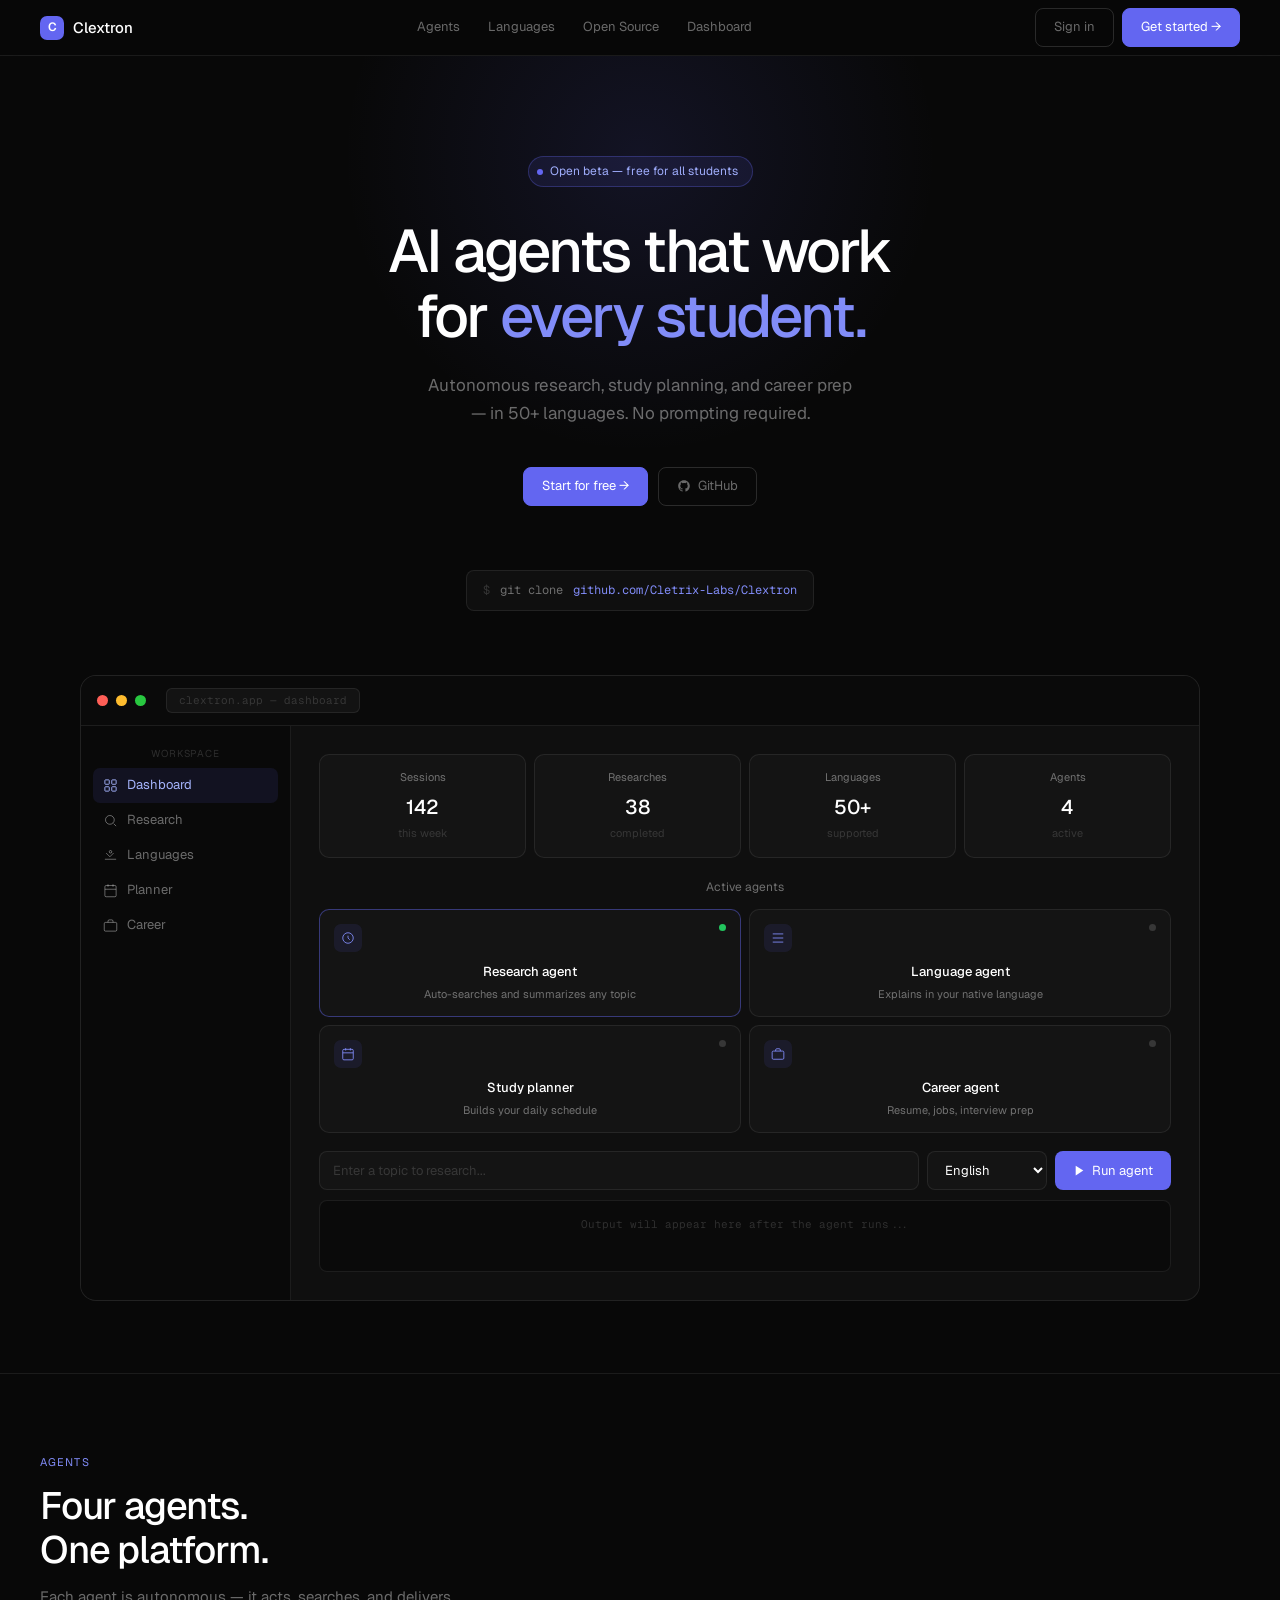
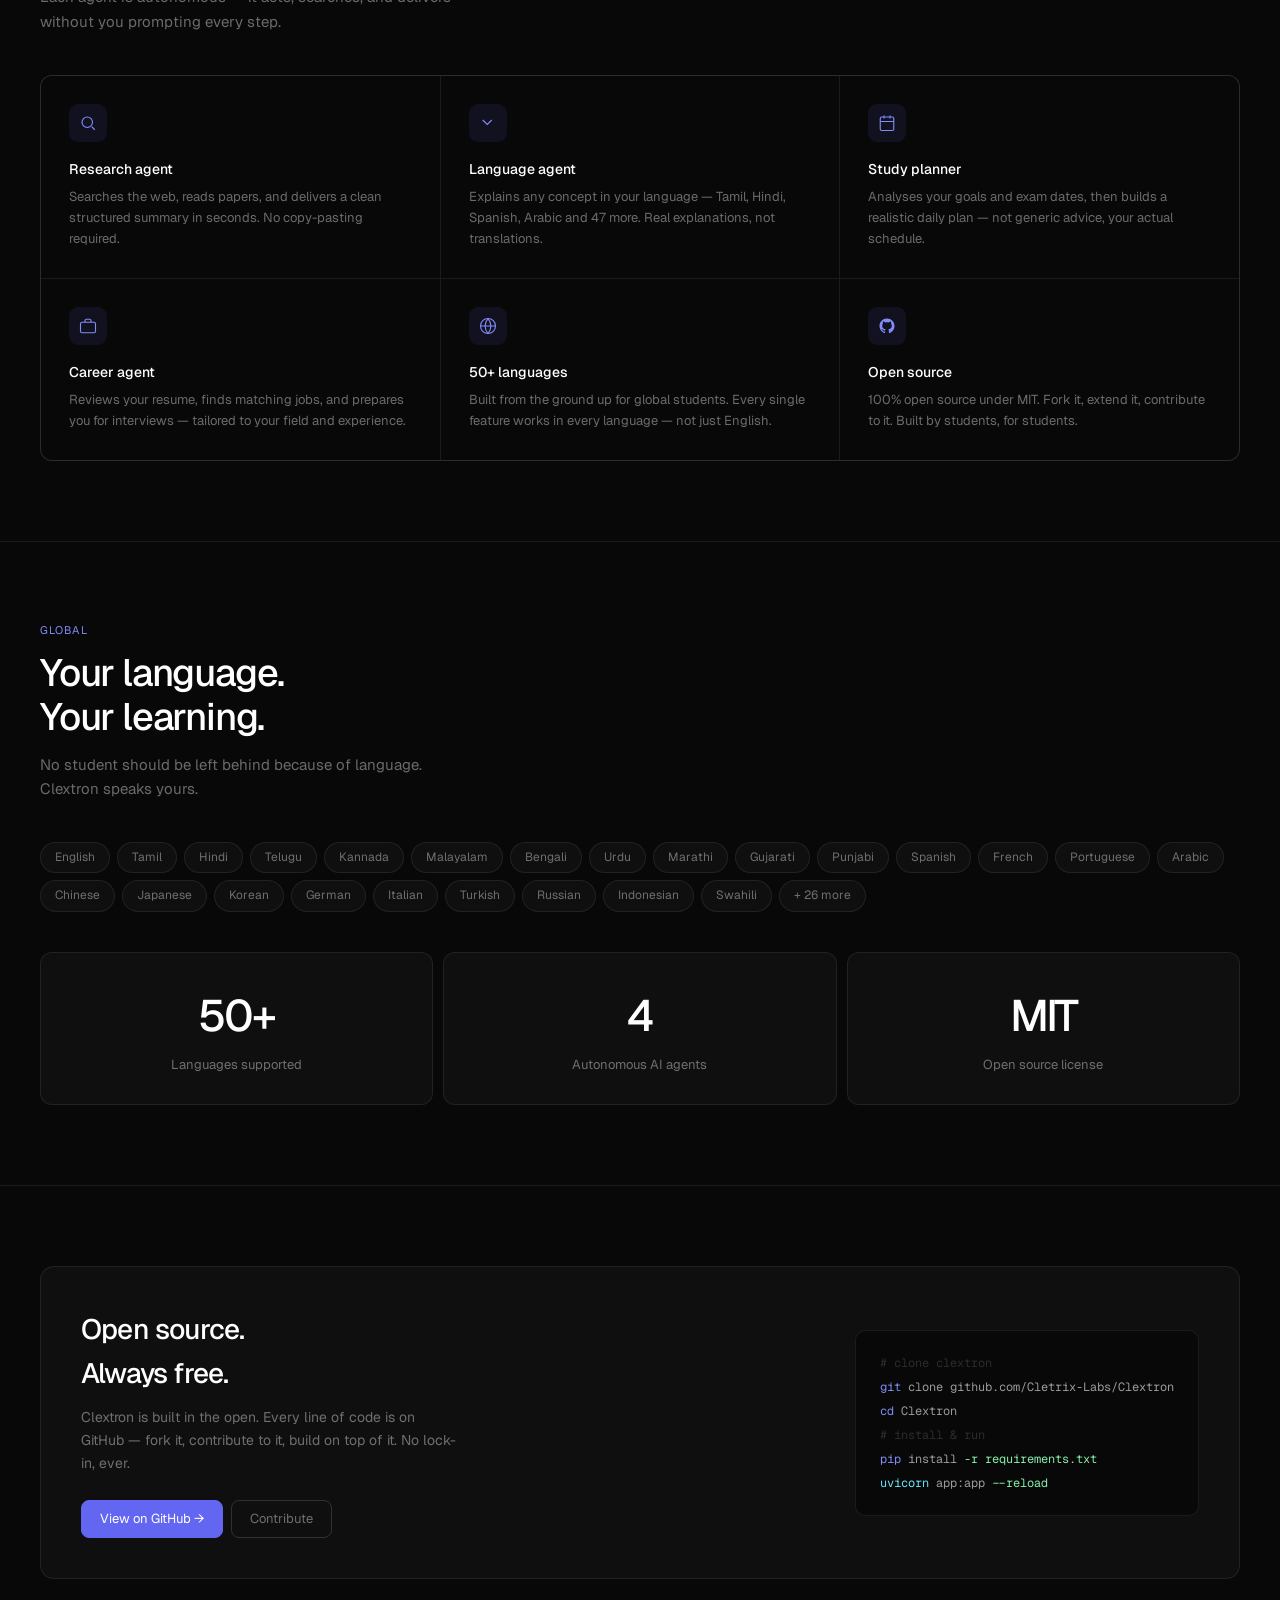
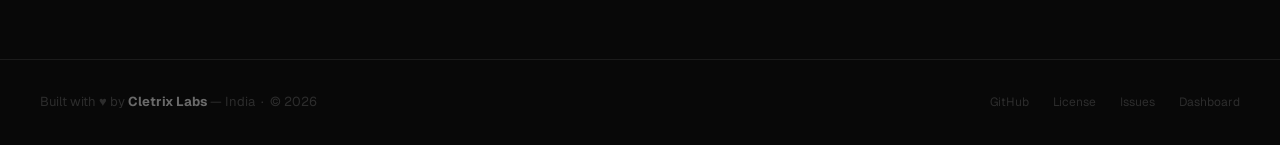
<file: templates/index.html>
<!DOCTYPE html>
<html lang="en">
<head>
<meta charset="UTF-8"/>
<meta name="viewport" content="width=device-width, initial-scale=1.0"/>
<title>Clextron — AI Agents for Students</title>
<link rel="preconnect" href="https://fonts.googleapis.com"/>
<link href="https://fonts.googleapis.com/css2?family=Geist:wght@300;400;500;600&family=Geist+Mono:wght@400;500&display=swap" rel="stylesheet"/>
<style>
*{box-sizing:border-box;margin:0;padding:0}
:root{
  --bg:#080808;
  --bg2:#0f0f0f;
  --bg3:#141414;
  --border:rgba(255,255,255,0.08);
  --border2:rgba(255,255,255,0.14);
  --text:#fff;
  --muted:rgba(255,255,255,0.4);
  --dim:rgba(255,255,255,0.15);
  --accent:#6366f1;
  --accent2:#818cf8;
  --mono:'Geist Mono',monospace;
}
html{scroll-behavior:smooth}
body{background:var(--bg);color:var(--text);font-family:'Geist',sans-serif;font-size:15px;line-height:1.6;overflow-x:hidden}

/* NAV */
nav{position:sticky;top:0;z-index:100;background:rgba(8,8,8,0.85);backdrop-filter:blur(20px);border-bottom:0.5px solid var(--border);padding:0 40px;height:56px;display:flex;align-items:center;justify-content:space-between}
.logo{display:flex;align-items:center;gap:9px;text-decoration:none;color:var(--text);font-size:15px;font-weight:500}
.logo-box{width:24px;height:24px;background:var(--accent);border-radius:7px;display:flex;align-items:center;justify-content:center;font-size:12px;font-weight:600;color:#fff}
.nav-links{display:flex;align-items:center;gap:28px}
.nav-links a{color:var(--muted);text-decoration:none;font-size:13px;transition:color .2s}
.nav-links a:hover{color:var(--text)}
.nav-right{display:flex;align-items:center;gap:8px}
.btn{display:inline-flex;align-items:center;gap:7px;padding:8px 18px;border-radius:8px;font-size:13px;font-family:inherit;cursor:pointer;transition:all .2s;text-decoration:none;border:0.5px solid var(--border2);background:transparent;color:var(--muted)}
.btn:hover{color:var(--text);border-color:rgba(255,255,255,0.3)}
.btn-primary{background:var(--accent);border-color:var(--accent);color:#fff}
.btn-primary:hover{background:#5558e3;border-color:#5558e3;color:#fff}

/* HERO */
.hero{text-align:center;padding:100px 40px 72px;position:relative;overflow:hidden}
.hero::before{content:'';position:absolute;top:-200px;left:50%;transform:translateX(-50%);width:600px;height:600px;background:radial-gradient(ellipse,rgba(99,102,241,0.12) 0%,transparent 70%);pointer-events:none}
.badge{display:inline-flex;align-items:center;gap:7px;background:rgba(99,102,241,0.1);border:0.5px solid rgba(99,102,241,0.3);border-radius:99px;padding:5px 14px 5px 8px;font-size:12px;color:#a5b4fc;margin-bottom:32px}
.badge-dot{width:6px;height:6px;border-radius:50%;background:#6366f1;animation:pulse 2s infinite}
@keyframes pulse{0%,100%{opacity:1;transform:scale(1)}50%{opacity:0.4;transform:scale(0.8)}}
.hero h1{font-size:60px;font-weight:500;line-height:1.08;letter-spacing:-2.5px;margin-bottom:22px;max-width:700px;margin-left:auto;margin-right:auto}
.hero h1 .accent{color:var(--accent2)}
.hero-sub{font-size:17px;color:var(--muted);max-width:440px;margin:0 auto 40px;line-height:1.65}
.hero-btns{display:flex;align-items:center;justify-content:center;gap:10px;margin-bottom:64px}
.hero-cmd{display:inline-flex;align-items:center;gap:10px;background:var(--bg2);border:0.5px solid var(--border);border-radius:8px;padding:10px 16px;font-family:var(--mono);font-size:12px;color:var(--muted);margin-bottom:64px}
.hero-cmd span{color:var(--accent2)}

/* APP MOCKUP */
.mockup-wrap{margin:0 40px;border:0.5px solid var(--border);border-radius:16px;overflow:hidden;background:var(--bg2)}
.mockup-bar{background:#0a0a0a;border-bottom:0.5px solid var(--border);padding:12px 16px;display:flex;align-items:center;gap:8px}
.mac-dot{width:11px;height:11px;border-radius:50%}
.mockup-url{margin-left:12px;font-family:var(--mono);font-size:11px;color:var(--dim);background:rgba(255,255,255,0.04);border:0.5px solid var(--border);border-radius:6px;padding:3px 12px}
.mockup-body{display:flex;min-height:360px}
.sidebar{width:210px;background:#090909;border-right:0.5px solid var(--border);padding:20px 0;flex-shrink:0}
.sidebar-section{padding:0 12px;margin-bottom:20px}
.sidebar-label{font-size:10px;color:var(--dim);letter-spacing:.08em;padding:0 8px;margin-bottom:6px}
.sitem{display:flex;align-items:center;gap:9px;padding:7px 10px;border-radius:7px;font-size:13px;color:var(--muted);cursor:pointer;transition:all .15s}
.sitem:hover{background:rgba(255,255,255,0.04);color:var(--text)}
.sitem.active{background:rgba(99,102,241,0.1);color:#a5b4fc}
.sitem svg{width:15px;height:15px;flex-shrink:0}
.main{flex:1;padding:28px}
.dash-row{display:grid;grid-template-columns:repeat(4,1fr);gap:8px;margin-bottom:20px}
.stat{background:var(--bg3);border:0.5px solid var(--border);border-radius:10px;padding:14px}
.stat-label{font-size:11px;color:var(--muted);margin-bottom:4px}
.stat-val{font-size:20px;font-weight:500;letter-spacing:-.5px}
.stat-sub{font-size:11px;color:var(--dim);margin-top:2px}
.agents-label{font-size:12px;color:var(--muted);margin-bottom:12px}
.agent-grid{display:grid;grid-template-columns:1fr 1fr;gap:8px;margin-bottom:18px}
.acard{background:var(--bg3);border:0.5px solid var(--border);border-radius:10px;padding:14px;cursor:pointer;transition:border-color .2s}
.acard:hover,.acard.on{border-color:rgba(99,102,241,0.45)}
.acard-top{display:flex;justify-content:space-between;align-items:flex-start;margin-bottom:10px}
.acard-icon{width:28px;height:28px;background:rgba(99,102,241,0.1);border-radius:7px;display:flex;align-items:center;justify-content:center}
.acard-icon svg{width:14px;height:14px;color:#818cf8}
.acard-status{width:7px;height:7px;border-radius:50%;background:var(--dim)}
.acard.on .acard-status{background:#22c55e}
.acard-name{font-size:13px;font-weight:500;margin-bottom:3px}
.acard-desc{font-size:11px;color:var(--muted);line-height:1.5}
.input-area{display:flex;gap:8px}
.inp{flex:1;background:var(--bg3);border:0.5px solid var(--border);border-radius:8px;padding:9px 13px;color:var(--text);font-size:13px;font-family:inherit;outline:none;transition:border-color .2s}
.inp:focus{border-color:rgba(99,102,241,0.5)}
.inp::placeholder{color:var(--dim)}
.run{background:var(--accent);border:none;border-radius:8px;color:#fff;font-size:13px;font-family:inherit;padding:9px 18px;cursor:pointer;display:flex;align-items:center;gap:6px;white-space:nowrap;transition:background .2s}
.run:hover{background:#5558e3}
.output{margin-top:10px;background:#0a0a0a;border:0.5px solid var(--border);border-radius:8px;padding:14px;min-height:72px;font-family:var(--mono);font-size:11px;color:var(--dim);line-height:1.8}
.output.live{color:rgba(255,255,255,0.7)}

/* FEATURES */
.features{padding:80px 40px;border-top:0.5px solid var(--border)}
.section-eyebrow{font-size:11px;color:var(--accent2);letter-spacing:.1em;margin-bottom:12px}
.section-title{font-size:38px;font-weight:500;letter-spacing:-1.2px;line-height:1.15;margin-bottom:14px}
.section-sub{font-size:15px;color:var(--muted);max-width:420px;line-height:1.65;margin-bottom:40px}
.feat-grid{display:grid;grid-template-columns:repeat(3,1fr);gap:1px;background:var(--border);border:0.5px solid var(--border);border-radius:12px;overflow:hidden}
.feat{background:var(--bg);padding:28px;transition:background .2s}
.feat:hover{background:var(--bg2)}
.feat-icon{width:38px;height:38px;background:rgba(99,102,241,0.1);border-radius:9px;display:flex;align-items:center;justify-content:center;margin-bottom:16px}
.feat-icon svg{width:18px;height:18px;color:var(--accent2)}
.feat-name{font-size:14px;font-weight:500;margin-bottom:7px}
.feat-desc{font-size:13px;color:var(--muted);line-height:1.6}

/* LANGUAGES */
.languages{padding:80px 40px;border-top:0.5px solid var(--border)}
.lang-pills{display:flex;flex-wrap:wrap;gap:7px;margin-top:24px;margin-bottom:40px}
.lpill{background:var(--bg2);border:0.5px solid var(--border);border-radius:99px;padding:5px 14px;font-size:12px;color:var(--muted);cursor:pointer;transition:all .2s}
.lpill:hover{border-color:rgba(99,102,241,0.4);color:#a5b4fc;background:rgba(99,102,241,0.06)}
.stats-grid{display:grid;grid-template-columns:repeat(3,1fr);gap:10px}
.stat-big{background:var(--bg2);border:0.5px solid var(--border);border-radius:12px;padding:28px;text-align:center}
.stat-num{font-size:44px;font-weight:500;letter-spacing:-2px;color:var(--text);margin-bottom:4px}
.stat-name{font-size:13px;color:var(--muted)}

/* OPEN SOURCE */
.oss{padding:80px 40px;border-top:0.5px solid var(--border)}
.oss-card{background:var(--bg2);border:0.5px solid var(--border);border-radius:14px;padding:40px;display:flex;align-items:center;justify-content:space-between;gap:40px}
.oss-left h2{font-size:28px;font-weight:500;letter-spacing:-.8px;margin-bottom:10px}
.oss-left p{font-size:14px;color:var(--muted);max-width:380px;line-height:1.65}
.oss-btns{display:flex;gap:8px;margin-top:24px}
.code-block{background:#080808;border:0.5px solid var(--border);border-radius:10px;padding:20px 24px;font-family:var(--mono);font-size:12px;color:rgba(255,255,255,0.6);line-height:2;flex-shrink:0;min-width:280px}
.code-block .c{color:var(--dim)}
.code-block .kw{color:#818cf8}
.code-block .str{color:#86efac}
.code-block .fn{color:#67e8f9}

/* FOOTER */
footer{padding:32px 40px;border-top:0.5px solid var(--border);display:flex;justify-content:space-between;align-items:center}
.footer-left{font-size:13px;color:var(--dim)}
.footer-left strong{color:var(--muted)}
.footer-links{display:flex;gap:24px}
.footer-links a{font-size:12px;color:var(--dim);text-decoration:none;transition:color .2s}
.footer-links a:hover{color:var(--muted)}

/* ANIMATIONS */
@keyframes fadeUp{from{opacity:0;transform:translateY(16px)}to{opacity:1;transform:translateY(0)}}
.hero h1,.hero-sub,.hero-btns,.hero-cmd{animation:fadeUp .6s ease both}
.hero-sub{animation-delay:.1s}
.hero-btns{animation-delay:.2s}
.hero-cmd{animation-delay:.3s}
</style>
</head>
<body>

<nav>
  <a class="logo" href="#">
    <div class="logo-box">C</div>
    Clextron
  </a>
  <div class="nav-links">
    <a href="#features">Agents</a>
    <a href="#languages">Languages</a>
    <a href="#oss">Open Source</a>
    <a href="dashboard.html">Dashboard</a>
  </div>
  <div class="nav-right">
    <a class="btn" href="dashboard.html">Sign in</a>
    <a class="btn btn-primary" href="dashboard.html">Get started &rarr;</a>
  </div>
</nav>

<section class="hero">
  <div class="badge">
    <span class="badge-dot"></span>
    Open beta &mdash; free for all students
  </div>
  <h1>AI agents that work<br>for <span class="accent">every student.</span></h1>
  <p class="hero-sub">Autonomous research, study planning, and career prep &mdash; in 50+ languages. No prompting required.</p>
  <div class="hero-btns">
    <a class="btn btn-primary" href="dashboard.html">Start for free &rarr;</a>
    <a class="btn" href="https://github.com/Cletrix-Labs/Clextron" target="_blank">
      <svg width="14" height="14" viewBox="0 0 24 24" fill="currentColor"><path d="M12 2C6.477 2 2 6.477 2 12c0 4.42 2.865 8.166 6.839 9.489.5.092.682-.217.682-.482 0-.237-.008-.866-.013-1.7-2.782.603-3.369-1.342-3.369-1.342-.454-1.155-1.11-1.462-1.11-1.462-.908-.62.069-.608.069-.608 1.003.07 1.531 1.03 1.531 1.03.892 1.529 2.341 1.087 2.91.832.092-.647.35-1.088.636-1.338-2.22-.253-4.555-1.11-4.555-4.943 0-1.091.39-1.984 1.029-2.683-.103-.253-.446-1.27.098-2.647 0 0 .84-.269 2.75 1.025A9.578 9.578 0 0112 6.836c.85.004 1.705.114 2.504.336 1.909-1.294 2.747-1.025 2.747-1.025.546 1.377.202 2.394.1 2.647.64.699 1.028 1.592 1.028 2.683 0 3.842-2.339 4.687-4.566 4.935.359.309.678.919.678 1.852 0 1.336-.012 2.415-.012 2.743 0 .267.18.578.688.48C19.138 20.161 22 16.416 22 12c0-5.523-4.477-10-10-10z"/></svg>
      GitHub
    </a>
  </div>
  <div class="hero-cmd">
    <span style="color:var(--dim)">$</span>
    git clone <span>github.com/Cletrix-Labs/Clextron</span>
  </div>

  <div class="mockup-wrap">
    <div class="mockup-bar">
      <div class="mac-dot" style="background:#ff5f57"></div>
      <div class="mac-dot" style="background:#febc2e"></div>
      <div class="mac-dot" style="background:#28c840"></div>
      <div class="mockup-url">clextron.app &mdash; dashboard</div>
    </div>
    <div class="mockup-body">
      <div class="sidebar">
        <div class="sidebar-section">
          <div class="sidebar-label">WORKSPACE</div>
          <div class="sitem active">
            <svg viewBox="0 0 24 24" fill="none" stroke="currentColor" stroke-width="1.5"><rect x="3" y="3" width="7" height="7" rx="1"/><rect x="14" y="3" width="7" height="7" rx="1"/><rect x="3" y="14" width="7" height="7" rx="1"/><rect x="14" y="14" width="7" height="7" rx="1"/></svg>
            Dashboard
          </div>
          <div class="sitem">
            <svg viewBox="0 0 24 24" fill="none" stroke="currentColor" stroke-width="1.5"><circle cx="11" cy="11" r="7"/><path d="M21 21l-4-4"/></svg>
            Research
          </div>
          <div class="sitem">
            <svg viewBox="0 0 24 24" fill="none" stroke="currentColor" stroke-width="1.5"><path d="M5 8l6 6 6-6"/><circle cx="12" cy="6" r="2"/><path d="M3 18h18"/></svg>
            Languages
          </div>
          <div class="sitem">
            <svg viewBox="0 0 24 24" fill="none" stroke="currentColor" stroke-width="1.5"><rect x="3" y="4" width="18" height="18" rx="2"/><path d="M16 2v4M8 2v4M3 10h18"/></svg>
            Planner
          </div>
          <div class="sitem">
            <svg viewBox="0 0 24 24" fill="none" stroke="currentColor" stroke-width="1.5"><rect x="2" y="7" width="20" height="14" rx="2"/><path d="M16 7V5a2 2 0 00-2-2h-4a2 2 0 00-2 2v2"/></svg>
            Career
          </div>
        </div>
      </div>
      <div class="main">
        <div class="dash-row">
          <div class="stat"><div class="stat-label">Sessions</div><div class="stat-val">142</div><div class="stat-sub">this week</div></div>
          <div class="stat"><div class="stat-label">Researches</div><div class="stat-val">38</div><div class="stat-sub">completed</div></div>
          <div class="stat"><div class="stat-label">Languages</div><div class="stat-val">50+</div><div class="stat-sub">supported</div></div>
          <div class="stat"><div class="stat-label">Agents</div><div class="stat-val">4</div><div class="stat-sub">active</div></div>
        </div>
        <div class="agents-label">Active agents</div>
        <div class="agent-grid">
          <div class="acard on" onclick="this.classList.toggle('on')">
            <div class="acard-top">
              <div class="acard-icon"><svg viewBox="0 0 24 24" fill="none" stroke="currentColor" stroke-width="1.5"><circle cx="12" cy="12" r="9"/><path d="M12 8v4l3 3"/></svg></div>
              <div class="acard-status"></div>
            </div>
            <div class="acard-name">Research agent</div>
            <div class="acard-desc">Auto-searches and summarizes any topic</div>
          </div>
          <div class="acard" onclick="this.classList.toggle('on')">
            <div class="acard-top">
              <div class="acard-icon"><svg viewBox="0 0 24 24" fill="none" stroke="currentColor" stroke-width="1.5"><path d="M3 5h18M3 12h18M3 19h18"/></svg></div>
              <div class="acard-status"></div>
            </div>
            <div class="acard-name">Language agent</div>
            <div class="acard-desc">Explains in your native language</div>
          </div>
          <div class="acard" onclick="this.classList.toggle('on')">
            <div class="acard-top">
              <div class="acard-icon"><svg viewBox="0 0 24 24" fill="none" stroke="currentColor" stroke-width="1.5"><rect x="3" y="4" width="18" height="18" rx="2"/><path d="M16 2v4M8 2v4M3 10h18"/></svg></div>
              <div class="acard-status"></div>
            </div>
            <div class="acard-name">Study planner</div>
            <div class="acard-desc">Builds your daily schedule</div>
          </div>
          <div class="acard" onclick="this.classList.toggle('on')">
            <div class="acard-top">
              <div class="acard-icon"><svg viewBox="0 0 24 24" fill="none" stroke="currentColor" stroke-width="1.5"><rect x="2" y="7" width="20" height="14" rx="2"/><path d="M16 7V5a2 2 0 00-2-2h-4a2 2 0 00-2 2v2"/></svg></div>
              <div class="acard-status"></div>
            </div>
            <div class="acard-name">Career agent</div>
            <div class="acard-desc">Resume, jobs, interview prep</div>
          </div>
        </div>
        <div class="input-area">
          <input class="inp" id="topic" placeholder="Enter a topic to research..."/>
          <select class="inp" style="flex:0;min-width:120px">
            <option>English</option><option>Tamil</option><option>Hindi</option><option>Spanish</option><option>French</option><option>Arabic</option>
          </select>
          <button class="run" onclick="runAgent()">
            <svg width="13" height="13" viewBox="0 0 24 24" fill="currentColor"><path d="M5 3l14 9-14 9V3z"/></svg>
            Run agent
          </button>
        </div>
        <div class="output" id="output">Output will appear here after the agent runs...</div>
      </div>
    </div>
  </div>
</section>

<section class="features" id="features">
  <div class="section-eyebrow">AGENTS</div>
  <h2 class="section-title">Four agents.<br>One platform.</h2>
  <p class="section-sub">Each agent is autonomous — it acts, searches, and delivers without you prompting every step.</p>
  <div class="feat-grid">
    <div class="feat">
      <div class="feat-icon"><svg viewBox="0 0 24 24" fill="none" stroke="currentColor" stroke-width="1.5"><circle cx="11" cy="11" r="7"/><path d="M21 21l-4-4"/></svg></div>
      <div class="feat-name">Research agent</div>
      <div class="feat-desc">Searches the web, reads papers, and delivers a clean structured summary in seconds. No copy-pasting required.</div>
    </div>
    <div class="feat">
      <div class="feat-icon"><svg viewBox="0 0 24 24" fill="none" stroke="currentColor" stroke-width="1.5"><path d="M5 8l6 6 6-6"/></svg></div>
      <div class="feat-name">Language agent</div>
      <div class="feat-desc">Explains any concept in your language — Tamil, Hindi, Spanish, Arabic and 47 more. Real explanations, not translations.</div>
    </div>
    <div class="feat">
      <div class="feat-icon"><svg viewBox="0 0 24 24" fill="none" stroke="currentColor" stroke-width="1.5"><rect x="3" y="4" width="18" height="18" rx="2"/><path d="M16 2v4M8 2v4M3 10h18"/></svg></div>
      <div class="feat-name">Study planner</div>
      <div class="feat-desc">Analyses your goals and exam dates, then builds a realistic daily plan — not generic advice, your actual schedule.</div>
    </div>
    <div class="feat">
      <div class="feat-icon"><svg viewBox="0 0 24 24" fill="none" stroke="currentColor" stroke-width="1.5"><rect x="2" y="7" width="20" height="14" rx="2"/><path d="M16 7V5a2 2 0 00-2-2h-4a2 2 0 00-2 2v2"/></svg></div>
      <div class="feat-name">Career agent</div>
      <div class="feat-desc">Reviews your resume, finds matching jobs, and prepares you for interviews — tailored to your field and experience.</div>
    </div>
    <div class="feat">
      <div class="feat-icon"><svg viewBox="0 0 24 24" fill="none" stroke="currentColor" stroke-width="1.5"><circle cx="12" cy="12" r="10"/><path d="M2 12h20M12 2a15 15 0 010 20M12 2a15 15 0 000 20"/></svg></div>
      <div class="feat-name">50+ languages</div>
      <div class="feat-desc">Built from the ground up for global students. Every single feature works in every language — not just English.</div>
    </div>
    <div class="feat">
      <div class="feat-icon"><svg viewBox="0 0 24 24" fill="currentColor"><path d="M12 2C6.477 2 2 6.477 2 12c0 4.42 2.865 8.166 6.839 9.489.5.092.682-.217.682-.482 0-.237-.008-.866-.013-1.7-2.782.603-3.369-1.342-3.369-1.342-.454-1.155-1.11-1.462-1.11-1.462-.908-.62.069-.608.069-.608 1.003.07 1.531 1.03 1.531 1.03.892 1.529 2.341 1.087 2.91.832.092-.647.35-1.088.636-1.338-2.22-.253-4.555-1.11-4.555-4.943 0-1.091.39-1.984 1.029-2.683-.103-.253-.446-1.27.098-2.647 0 0 .84-.269 2.75 1.025A9.578 9.578 0 0112 6.836c.85.004 1.705.114 2.504.336 1.909-1.294 2.747-1.025 2.747-1.025.546 1.377.202 2.394.1 2.647.64.699 1.028 1.592 1.028 2.683 0 3.842-2.339 4.687-4.566 4.935.359.309.678.919.678 1.852 0 1.336-.012 2.415-.012 2.743 0 .267.18.578.688.48C19.138 20.161 22 16.416 22 12c0-5.523-4.477-10-10-10z"/></svg></div>
      <div class="feat-name">Open source</div>
      <div class="feat-desc">100% open source under MIT. Fork it, extend it, contribute to it. Built by students, for students.</div>
    </div>
  </div>
</section>

<section class="languages" id="languages">
  <div class="section-eyebrow">GLOBAL</div>
  <h2 class="section-title">Your language.<br>Your learning.</h2>
  <p class="section-sub">No student should be left behind because of language. Clextron speaks yours.</p>
  <div class="lang-pills">
    <span class="lpill">English</span><span class="lpill">Tamil</span><span class="lpill">Hindi</span><span class="lpill">Telugu</span><span class="lpill">Kannada</span><span class="lpill">Malayalam</span><span class="lpill">Bengali</span><span class="lpill">Urdu</span><span class="lpill">Marathi</span><span class="lpill">Gujarati</span><span class="lpill">Punjabi</span><span class="lpill">Spanish</span><span class="lpill">French</span><span class="lpill">Portuguese</span><span class="lpill">Arabic</span><span class="lpill">Chinese</span><span class="lpill">Japanese</span><span class="lpill">Korean</span><span class="lpill">German</span><span class="lpill">Italian</span><span class="lpill">Turkish</span><span class="lpill">Russian</span><span class="lpill">Indonesian</span><span class="lpill">Swahili</span><span class="lpill">+ 26 more</span>
  </div>
  <div class="stats-grid">
    <div class="stat-big"><div class="stat-num">50+</div><div class="stat-name">Languages supported</div></div>
    <div class="stat-big"><div class="stat-num">4</div><div class="stat-name">Autonomous AI agents</div></div>
    <div class="stat-big"><div class="stat-num">MIT</div><div class="stat-name">Open source license</div></div>
  </div>
</section>

<section class="oss" id="oss">
  <div class="oss-card">
    <div class="oss-left">
      <h2>Open source.<br>Always free.</h2>
      <p>Clextron is built in the open. Every line of code is on GitHub — fork it, contribute to it, build on top of it. No lock-in, ever.</p>
      <div class="oss-btns">
        <a class="btn btn-primary" href="https://github.com/Cletrix-Labs/Clextron" target="_blank">View on GitHub &rarr;</a>
        <a class="btn" href="https://github.com/Cletrix-Labs/Clextron/issues" target="_blank">Contribute</a>
      </div>
    </div>
    <div class="code-block">
      <div><span class="c"># clone clextron</span></div>
      <div><span class="kw">git</span> clone github.com/Cletrix-Labs/Clextron</div>
      <div><span class="kw">cd</span> Clextron</div>
      <div></div>
      <div><span class="c"># install & run</span></div>
      <div><span class="kw">pip</span> install <span class="str">-r requirements.txt</span></div>
      <div><span class="fn">uvicorn</span> app:app <span class="str">--reload</span></div>
    </div>
  </div>
</section>

<footer>
  <div class="footer-left">Built with &hearts; by <strong>Cletrix Labs</strong> &mdash; India &nbsp;&middot;&nbsp; &copy; 2026</div>
  <div class="footer-links">
    <a href="https://github.com/Cletrix-Labs/Clextron" target="_blank">GitHub</a>
    <a href="https://github.com/Cletrix-Labs/Clextron/blob/main/LICENSE" target="_blank">License</a>
    <a href="https://github.com/Cletrix-Labs/Clextron/issues" target="_blank">Issues</a>
    <a href="dashboard.html">Dashboard</a>
  </div>
</footer>

<script>
function runAgent(){
  const topic=document.getElementById('topic').value.trim()||'machine learning';
  const out=document.getElementById('output');
  out.classList.remove('live');
  out.textContent='Agent initialising...';
  const result=`> Research complete: "${topic}"\n\nSummary: ${topic} is a foundational concept with applications across modern engineering and science.\n\nKey concepts:\n  1. Core mathematical principles and theory\n  2. Practical real-world applications\n  3. Current research directions (2025-2026)\n\nStudy plan:\n  Week 1 — Foundations and theory\n  Week 2 — Hands-on implementation\n  Week 3 — Project and review`;
  setTimeout(()=>{
    out.textContent='';
    out.classList.add('live');
    let i=0;
    const iv=setInterval(()=>{
      if(i<result.length){out.textContent=result.substring(0,i+2);i+=2;}
      else clearInterval(iv);
    },14);
  },700);
}
document.getElementById('topic').addEventListener('keydown',e=>{if(e.key==='Enter')runAgent()});
</script>
</body>
</html>
</file>
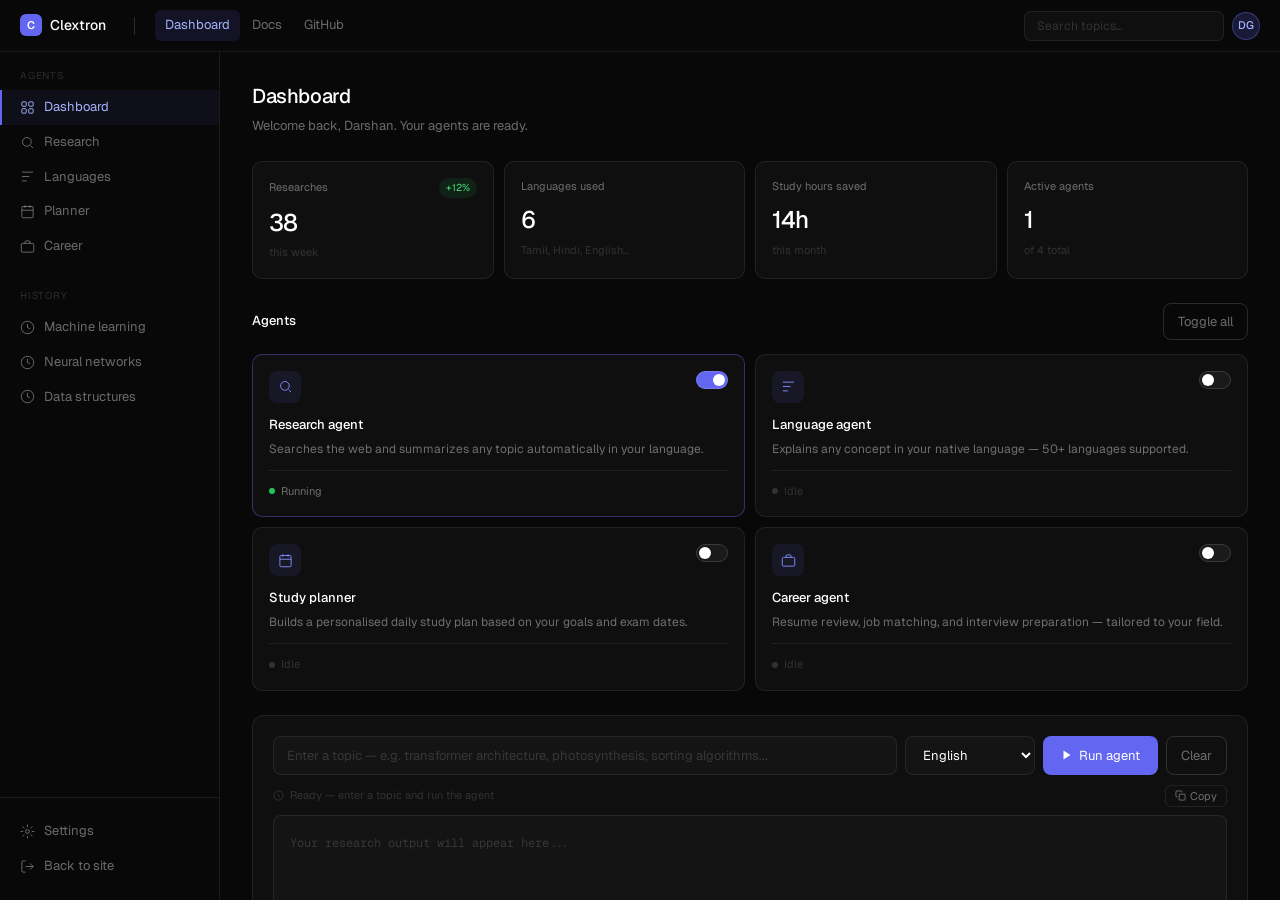
<file: templates/dashboard.html>
<!DOCTYPE html>
<html lang="en">
<head>
<meta charset="UTF-8"/>
<meta name="viewport" content="width=device-width, initial-scale=1.0"/>
<title>Clextron — Dashboard</title>
<link rel="preconnect" href="https://fonts.googleapis.com"/>
<link href="https://fonts.googleapis.com/css2?family=Geist:wght@300;400;500;600&family=Geist+Mono:wght@400;500&display=swap" rel="stylesheet"/>
<style>
*{box-sizing:border-box;margin:0;padding:0}
:root{
  --bg:#080808;--bg2:#0f0f0f;--bg3:#141414;--bg4:#1a1a1a;
  --border:rgba(255,255,255,0.08);--border2:rgba(255,255,255,0.14);
  --text:#fff;--muted:rgba(255,255,255,0.4);--dim:rgba(255,255,255,0.15);
  --accent:#6366f1;--accent2:#818cf8;--green:#22c55e;--mono:'Geist Mono',monospace;
}
body{background:var(--bg);color:var(--text);font-family:'Geist',sans-serif;font-size:14px;line-height:1.6;height:100vh;display:flex;flex-direction:column;overflow:hidden}
button,input,select{font-family:inherit}

/* TOP BAR */
.topbar{height:52px;border-bottom:0.5px solid var(--border);display:flex;align-items:center;padding:0 20px;gap:16px;flex-shrink:0;background:var(--bg)}
.logo{display:flex;align-items:center;gap:8px;font-size:14px;font-weight:500;text-decoration:none;color:var(--text);margin-right:8px}
.logo-box{width:22px;height:22px;background:var(--accent);border-radius:6px;display:flex;align-items:center;justify-content:center;font-size:11px;font-weight:600}
.top-sep{width:0.5px;height:18px;background:var(--border2);margin:0 4px}
.top-links{display:flex;align-items:center;gap:2px}
.tlink{padding:5px 10px;border-radius:6px;font-size:13px;color:var(--muted);cursor:pointer;text-decoration:none;transition:all .15s;border:none;background:none}
.tlink:hover{background:rgba(255,255,255,0.05);color:var(--text)}
.tlink.active{background:rgba(99,102,241,0.12);color:#a5b4fc}
.top-right{margin-left:auto;display:flex;align-items:center;gap:8px}
.search{background:var(--bg2);border:0.5px solid var(--border);border-radius:7px;padding:6px 12px;color:var(--text);font-size:12px;width:200px;outline:none}
.search::placeholder{color:var(--dim)}
.search:focus{border-color:rgba(99,102,241,0.4)}
.avatar{width:28px;height:28px;border-radius:50%;background:rgba(99,102,241,0.2);border:0.5px solid rgba(99,102,241,0.4);display:flex;align-items:center;justify-content:center;font-size:11px;font-weight:500;color:#a5b4fc;cursor:pointer}

/* LAYOUT */
.app{display:flex;flex:1;overflow:hidden}

/* SIDEBAR */
.sidebar{width:220px;border-right:0.5px solid var(--border);background:var(--bg);display:flex;flex-direction:column;flex-shrink:0;overflow-y:auto;padding:16px 0}
.sb-section{margin-bottom:24px}
.sb-label{font-size:10px;color:var(--dim);letter-spacing:.08em;padding:0 20px;margin-bottom:6px}
.sitem{display:flex;align-items:center;gap:9px;padding:7px 14px 7px 18px;font-size:13px;color:var(--muted);cursor:pointer;transition:all .15s;border-left:2px solid transparent;text-decoration:none}
.sitem:hover{color:var(--text);background:rgba(255,255,255,0.03)}
.sitem.active{color:#a5b4fc;background:rgba(99,102,241,0.08);border-left-color:var(--accent)}
.sitem svg{width:15px;height:15px;flex-shrink:0}
.sb-bottom{margin-top:auto;border-top:0.5px solid var(--border);padding-top:16px}

/* MAIN */
.main{flex:1;overflow-y:auto;padding:28px 32px;background:var(--bg)}
.page-title{font-size:20px;font-weight:500;letter-spacing:-.4px;margin-bottom:4px}
.page-sub{font-size:13px;color:var(--muted);margin-bottom:24px}

/* STATS */
.stat-row{display:grid;grid-template-columns:repeat(4,1fr);gap:10px;margin-bottom:24px}
.scard{background:var(--bg2);border:0.5px solid var(--border);border-radius:10px;padding:16px}
.scard-label{font-size:11px;color:var(--muted);margin-bottom:6px;display:flex;align-items:center;justify-content:space-between}
.scard-val{font-size:24px;font-weight:500;letter-spacing:-.8px;margin-bottom:2px}
.scard-sub{font-size:11px;color:var(--dim)}
.scard-badge{font-size:10px;padding:2px 7px;border-radius:99px;background:rgba(34,197,94,0.1);color:#4ade80}

/* AGENTS */
.section-head{display:flex;align-items:center;justify-content:space-between;margin-bottom:14px}
.section-label{font-size:13px;font-weight:500;color:var(--text)}
.agent-grid{display:grid;grid-template-columns:repeat(2,1fr);gap:10px;margin-bottom:24px}
.acard{background:var(--bg2);border:0.5px solid var(--border);border-radius:10px;padding:16px;cursor:pointer;transition:border-color .2s;position:relative}
.acard:hover,.acard.on{border-color:rgba(99,102,241,0.4)}
.acard-top{display:flex;align-items:flex-start;justify-content:space-between;margin-bottom:12px}
.acard-icon{width:32px;height:32px;background:rgba(99,102,241,0.1);border-radius:8px;display:flex;align-items:center;justify-content:center}
.acard-icon svg{width:15px;height:15px;color:#818cf8}
.toggle{width:32px;height:18px;background:var(--bg4);border-radius:99px;position:relative;cursor:pointer;transition:background .2s;border:0.5px solid var(--border2)}
.toggle.on{background:var(--accent)}
.toggle::after{content:'';position:absolute;top:2px;left:2px;width:12px;height:12px;border-radius:50%;background:#fff;transition:transform .2s}
.toggle.on::after{transform:translateX(14px)}
.acard-name{font-size:13px;font-weight:500;margin-bottom:4px}
.acard-desc{font-size:12px;color:var(--muted);line-height:1.5}
.acard-status{margin-top:12px;padding-top:12px;border-top:0.5px solid var(--border);display:flex;align-items:center;gap:6px;font-size:11px;color:var(--dim)}
.status-dot{width:6px;height:6px;border-radius:50%;background:var(--dim)}
.acard.on .status-dot{background:var(--green)}
.acard.on .acard-status{color:var(--muted)}

/* INPUT PANEL */
.input-panel{background:var(--bg2);border:0.5px solid var(--border);border-radius:12px;padding:20px;margin-bottom:24px}
.input-row{display:flex;gap:8px;margin-bottom:10px}
.inp{background:var(--bg3);border:0.5px solid var(--border);border-radius:8px;padding:9px 13px;color:var(--text);font-size:13px;outline:none;transition:border-color .2s;width:100%}
.inp:focus{border-color:rgba(99,102,241,0.5)}
.inp::placeholder{color:var(--dim)}
select.inp{cursor:pointer;flex:0;min-width:130px}
.run-btn{background:var(--accent);border:none;border-radius:8px;color:#fff;font-size:13px;padding:9px 18px;cursor:pointer;display:flex;align-items:center;gap:6px;white-space:nowrap;flex-shrink:0;transition:background .2s}
.run-btn:hover{background:#5558e3}
.clear-btn{background:transparent;border:0.5px solid var(--border2);border-radius:8px;color:var(--muted);font-size:13px;padding:9px 14px;cursor:pointer;transition:all .2s}
.clear-btn:hover{color:var(--text);border-color:rgba(255,255,255,0.3)}
.output-header{display:flex;align-items:center;justify-content:space-between;margin-bottom:8px}
.output-label{font-size:11px;color:var(--dim);display:flex;align-items:center;gap:6px}
.output-actions{display:flex;gap:6px}
.icon-btn{background:none;border:0.5px solid var(--border);border-radius:6px;color:var(--muted);font-size:11px;padding:3px 9px;cursor:pointer;display:flex;align-items:center;gap:4px;transition:all .15s}
.icon-btn:hover{color:var(--text);border-color:var(--border2)}
.output{background:var(--bg3);border:0.5px solid var(--border);border-radius:8px;padding:16px;min-height:120px;font-family:var(--mono);font-size:12px;color:var(--dim);line-height:1.9;white-space:pre-wrap}
.output.live{color:rgba(255,255,255,0.75)}
.thinking{display:flex;align-items:center;gap:8px;font-size:12px;color:var(--accent2);margin-bottom:6px}
.thinking-dots span{animation:blink 1.2s infinite;display:inline-block}
.thinking-dots span:nth-child(2){animation-delay:.2s}
.thinking-dots span:nth-child(3){animation-delay:.4s}
@keyframes blink{0%,80%,100%{opacity:0}40%{opacity:1}}

/* HISTORY */
.history-list{display:flex;flex-direction:column;gap:6px}
.hitem{background:var(--bg2);border:0.5px solid var(--border);border-radius:8px;padding:12px 14px;display:flex;align-items:center;justify-content:space-between;cursor:pointer;transition:border-color .15s}
.hitem:hover{border-color:var(--border2)}
.hitem-left{display:flex;align-items:center;gap:10px}
.hitem-icon{width:26px;height:26px;background:rgba(99,102,241,0.1);border-radius:6px;display:flex;align-items:center;justify-content:center;flex-shrink:0}
.hitem-icon svg{width:12px;height:12px;color:#818cf8}
.hitem-topic{font-size:13px;color:var(--text)}
.hitem-lang{font-size:11px;color:var(--muted)}
.hitem-time{font-size:11px;color:var(--dim)}

svg{display:block}
</style>
</head>
<body>

<div class="topbar">
  <a class="logo" href="index.html">
    <div class="logo-box" style="color:#fff">C</div>
    Clextron
  </a>
  <div class="top-sep"></div>
  <div class="top-links">
    <a class="tlink active" href="dashboard.html">Dashboard</a>
    <a class="tlink" href="#">Docs</a>
    <a class="tlink" href="https://github.com/Cletrix-Labs/Clextron" target="_blank">GitHub</a>
  </div>
  <div class="top-right">
    <input class="search" placeholder="Search topics..." id="searchInput"/>
    <div class="avatar">DG</div>
  </div>
</div>

<div class="app">

  <nav class="sidebar">
    <div class="sb-section">
      <div class="sb-label">AGENTS</div>
      <a class="sitem active" href="#">
        <svg viewBox="0 0 24 24" fill="none" stroke="currentColor" stroke-width="1.5"><rect x="3" y="3" width="7" height="7" rx="1"/><rect x="14" y="3" width="7" height="7" rx="1"/><rect x="3" y="14" width="7" height="7" rx="1"/><rect x="14" y="14" width="7" height="7" rx="1"/></svg>
        Dashboard
      </a>
      <a class="sitem" href="#">
        <svg viewBox="0 0 24 24" fill="none" stroke="currentColor" stroke-width="1.5"><circle cx="11" cy="11" r="7"/><path d="M21 21l-4-4"/></svg>
        Research
      </a>
      <a class="sitem" href="#">
        <svg viewBox="0 0 24 24" fill="none" stroke="currentColor" stroke-width="1.5"><path d="M3 5h18M3 12h12M3 19h8"/></svg>
        Languages
      </a>
      <a class="sitem" href="#">
        <svg viewBox="0 0 24 24" fill="none" stroke="currentColor" stroke-width="1.5"><rect x="3" y="4" width="18" height="18" rx="2"/><path d="M16 2v4M8 2v4M3 10h18"/></svg>
        Planner
      </a>
      <a class="sitem" href="#">
        <svg viewBox="0 0 24 24" fill="none" stroke="currentColor" stroke-width="1.5"><rect x="2" y="7" width="20" height="14" rx="2"/><path d="M16 7V5a2 2 0 00-2-2h-4a2 2 0 00-2 2v2"/></svg>
        Career
      </a>
    </div>
    <div class="sb-section">
      <div class="sb-label">HISTORY</div>
      <a class="sitem" href="#" onclick="loadHistory('machine learning')">
        <svg viewBox="0 0 24 24" fill="none" stroke="currentColor" stroke-width="1.5"><circle cx="12" cy="12" r="10"/><path d="M12 6v6l4 2"/></svg>
        Machine learning
      </a>
      <a class="sitem" href="#" onclick="loadHistory('neural networks')">
        <svg viewBox="0 0 24 24" fill="none" stroke="currentColor" stroke-width="1.5"><circle cx="12" cy="12" r="10"/><path d="M12 6v6l4 2"/></svg>
        Neural networks
      </a>
      <a class="sitem" href="#" onclick="loadHistory('data structures')">
        <svg viewBox="0 0 24 24" fill="none" stroke="currentColor" stroke-width="1.5"><circle cx="12" cy="12" r="10"/><path d="M12 6v6l4 2"/></svg>
        Data structures
      </a>
    </div>
    <div class="sb-bottom">
      <a class="sitem" href="#">
        <svg viewBox="0 0 24 24" fill="none" stroke="currentColor" stroke-width="1.5"><circle cx="12" cy="12" r="3"/><path d="M12 1v4M12 19v4M4.22 4.22l2.83 2.83M16.95 16.95l2.83 2.83M1 12h4M19 12h4M4.22 19.78l2.83-2.83M16.95 7.05l2.83-2.83"/></svg>
        Settings
      </a>
      <a class="sitem" href="index.html">
        <svg viewBox="0 0 24 24" fill="none" stroke="currentColor" stroke-width="1.5"><path d="M9 21H5a2 2 0 01-2-2V5a2 2 0 012-2h4M16 17l5-5-5-5M21 12H9"/></svg>
        Back to site
      </a>
    </div>
  </nav>

  <main class="main">
    <div class="page-title">Dashboard</div>
    <div class="page-sub">Welcome back, Darshan. Your agents are ready.</div>

    <div class="stat-row">
      <div class="scard">
        <div class="scard-label">Researches <span class="scard-badge">+12%</span></div>
        <div class="scard-val">38</div>
        <div class="scard-sub">this week</div>
      </div>
      <div class="scard">
        <div class="scard-label">Languages used</div>
        <div class="scard-val">6</div>
        <div class="scard-sub">Tamil, Hindi, English...</div>
      </div>
      <div class="scard">
        <div class="scard-label">Study hours saved</div>
        <div class="scard-val">14h</div>
        <div class="scard-sub">this month</div>
      </div>
      <div class="scard">
        <div class="scard-label">Active agents</div>
        <div class="scard-val" id="activeCount">1</div>
        <div class="scard-sub">of 4 total</div>
      </div>
    </div>

    <div class="section-head">
      <div class="section-label">Agents</div>
      <button class="clear-btn" onclick="toggleAll()">Toggle all</button>
    </div>
    <div class="agent-grid">
      <div class="acard on" id="a1" onclick="toggleAgent('a1')">
        <div class="acard-top">
          <div class="acard-icon"><svg viewBox="0 0 24 24" fill="none" stroke="currentColor" stroke-width="1.5"><circle cx="11" cy="11" r="7"/><path d="M21 21l-4-4"/></svg></div>
          <div class="toggle on" id="t1"></div>
        </div>
        <div class="acard-name">Research agent</div>
        <div class="acard-desc">Searches the web and summarizes any topic automatically in your language.</div>
        <div class="acard-status"><div class="status-dot"></div> Running</div>
      </div>
      <div class="acard" id="a2" onclick="toggleAgent('a2')">
        <div class="acard-top">
          <div class="acard-icon"><svg viewBox="0 0 24 24" fill="none" stroke="currentColor" stroke-width="1.5"><path d="M3 5h18M3 12h12M3 19h8"/></svg></div>
          <div class="toggle" id="t2"></div>
        </div>
        <div class="acard-name">Language agent</div>
        <div class="acard-desc">Explains any concept in your native language — 50+ languages supported.</div>
        <div class="acard-status"><div class="status-dot"></div> Idle</div>
      </div>
      <div class="acard" id="a3" onclick="toggleAgent('a3')">
        <div class="acard-top">
          <div class="acard-icon"><svg viewBox="0 0 24 24" fill="none" stroke="currentColor" stroke-width="1.5"><rect x="3" y="4" width="18" height="18" rx="2"/><path d="M16 2v4M8 2v4M3 10h18"/></svg></div>
          <div class="toggle" id="t3"></div>
        </div>
        <div class="acard-name">Study planner</div>
        <div class="acard-desc">Builds a personalised daily study plan based on your goals and exam dates.</div>
        <div class="acard-status"><div class="status-dot"></div> Idle</div>
      </div>
      <div class="acard" id="a4" onclick="toggleAgent('a4')">
        <div class="acard-top">
          <div class="acard-icon"><svg viewBox="0 0 24 24" fill="none" stroke="currentColor" stroke-width="1.5"><rect x="2" y="7" width="20" height="14" rx="2"/><path d="M16 7V5a2 2 0 00-2-2h-4a2 2 0 00-2 2v2"/></svg></div>
          <div class="toggle" id="t4"></div>
        </div>
        <div class="acard-name">Career agent</div>
        <div class="acard-desc">Resume review, job matching, and interview preparation — tailored to your field.</div>
        <div class="acard-status"><div class="status-dot"></div> Idle</div>
      </div>
    </div>

    <div class="input-panel">
      <div class="input-row">
        <input class="inp" id="topicInput" placeholder="Enter a topic — e.g. transformer architecture, photosynthesis, sorting algorithms..."/>
        <select class="inp" id="langSelect">
          <option>English</option><option>Tamil</option><option>Hindi</option><option>Telugu</option>
          <option>Spanish</option><option>French</option><option>Arabic</option><option>Chinese</option>
          <option>Japanese</option><option>Korean</option><option>German</option><option>Portuguese</option>
        </select>
        <button class="run-btn" onclick="runAgent()">
          <svg width="12" height="12" viewBox="0 0 24 24" fill="currentColor"><path d="M5 3l14 9-14 9V3z"/></svg>
          Run agent
        </button>
        <button class="clear-btn" onclick="clearOutput()">Clear</button>
      </div>
      <div class="output-header">
        <div class="output-label">
          <svg width="11" height="11" viewBox="0 0 24 24" fill="none" stroke="currentColor" stroke-width="2"><circle cx="12" cy="12" r="10"/><path d="M12 8v4l3 3"/></svg>
          <span id="outputLabel">Ready — enter a topic and run the agent</span>
        </div>
        <div class="output-actions">
          <button class="icon-btn" onclick="copyOutput()">
            <svg width="11" height="11" viewBox="0 0 24 24" fill="none" stroke="currentColor" stroke-width="2"><rect x="9" y="9" width="13" height="13" rx="2"/><path d="M5 15H4a2 2 0 01-2-2V4a2 2 0 012-2h9a2 2 0 012 2v1"/></svg>
            Copy
          </button>
        </div>
      </div>
      <div class="output" id="outputBox">Your research output will appear here...</div>
    </div>

    <div class="section-head">
      <div class="section-label">Recent searches</div>
    </div>
    <div class="history-list">
      <div class="hitem" onclick="loadHistory('machine learning basics')">
        <div class="hitem-left">
          <div class="hitem-icon"><svg viewBox="0 0 24 24" fill="none" stroke="currentColor" stroke-width="1.5"><circle cx="11" cy="11" r="7"/><path d="M21 21l-4-4"/></svg></div>
          <div>
            <div class="hitem-topic">Machine learning basics</div>
            <div class="hitem-lang">Research agent &middot; English</div>
          </div>
        </div>
        <div class="hitem-time">2 hours ago</div>
      </div>
      <div class="hitem" onclick="loadHistory('neural networks Tamil')">
        <div class="hitem-left">
          <div class="hitem-icon"><svg viewBox="0 0 24 24" fill="none" stroke="currentColor" stroke-width="1.5"><path d="M3 5h18M3 12h12M3 19h8"/></svg></div>
          <div>
            <div class="hitem-topic">Neural networks</div>
            <div class="hitem-lang">Language agent &middot; Tamil</div>
          </div>
        </div>
        <div class="hitem-time">Yesterday</div>
      </div>
      <div class="hitem" onclick="loadHistory('data structures and algorithms')">
        <div class="hitem-left">
          <div class="hitem-icon"><svg viewBox="0 0 24 24" fill="none" stroke="currentColor" stroke-width="1.5"><circle cx="11" cy="11" r="7"/><path d="M21 21l-4-4"/></svg></div>
          <div>
            <div class="hitem-topic">Data structures and algorithms</div>
            <div class="hitem-lang">Research agent &middot; English</div>
          </div>
        </div>
        <div class="hitem-time">2 days ago</div>
      </div>
    </div>
  </main>
</div>

<script>
let activeAgents=1;

function toggleAgent(id){
  const card=document.getElementById(id);
  const toggle=document.getElementById('t'+id.slice(1));
  const dot=card.querySelector('.status-dot');
  const statusText=card.querySelector('.acard-status');
  const wasOn=card.classList.contains('on');
  card.classList.toggle('on');
  toggle.classList.toggle('on');
  if(wasOn){activeAgents--;dot.style.background='var(--dim)';statusText.innerHTML='<div class="status-dot"></div> Idle';}
  else{activeAgents++;dot.style.background='var(--green)';statusText.innerHTML='<div class="status-dot" style="background:var(--green)"></div> Running';}
  document.getElementById('activeCount').textContent=activeAgents;
}

function toggleAll(){
  const cards=['a1','a2','a3','a4'];
  const anyOff=cards.some(id=>!document.getElementById(id).classList.contains('on'));
  cards.forEach(id=>{
    const card=document.getElementById(id);
    const toggle=document.getElementById('t'+id.slice(1));
    const statusText=card.querySelector('.acard-status');
    if(anyOff){
      card.classList.add('on');toggle.classList.add('on');
      statusText.innerHTML='<div class="status-dot" style="background:var(--green)"></div> Running';
    } else {
      card.classList.remove('on');toggle.classList.remove('on');
      statusText.innerHTML='<div class="status-dot"></div> Idle';
    }
  });
  activeAgents=anyOff?4:0;
  document.getElementById('activeCount').textContent=activeAgents;
}

function runAgent(){
  const topic=document.getElementById('topicInput').value.trim()||'AI in education';
  const lang=document.getElementById('langSelect').value;
  const box=document.getElementById('outputBox');
  const label=document.getElementById('outputLabel');
  box.classList.remove('live');
  box.textContent='';
  label.textContent='Agent running...';

  const outputs={
    Tamil:`> ஆராய்ச்சி முடிந்தது: "${topic}"\n\nசுருக்கம்: இந்த தலைப்பு நவீன தொழில்நுட்பத்தில் மிக முக்கியமான அடிப்படை கருத்துக்களை உள்ளடக்கியது.\n\nமுக்கிய புள்ளிகள்:\n  1. அடிப்படை கணித கொள்கைகள்\n  2. நடைமுறை பயன்பாடுகள்\n  3. எதிர்கால ஆராய்ச்சி திசைகள்\n\nபடிப்பு திட்டம்:\n  வாரம் 1 — கோட்பாடு மற்றும் அடிப்படைகள்\n  வாரம் 2 — நடைமுறை செயல்படுத்தல்`,
    Hindi:`> शोध पूर्ण: "${topic}"\n\nसारांश: यह विषय आधुनिक इंजीनियरिंग और विज्ञान में व्यापक रूप से उपयोग होने वाली मूलभूत अवधारणाओं को कवर करता है।\n\nमुख्य बिंदु:\n  1. मूल गणितीय सिद्धांत\n  2. व्यावहारिक अनुप्रयोग\n  3. वर्तमान शोध दिशाएं\n\nअध्ययन योजना:\n  सप्ताह 1 — सिद्धांत और नींव\n  सप्ताह 2 — व्यावहारिक कार्यान्वयन`,
    default:`> Research complete: "${topic}" (${lang})\n\nSummary: This topic covers foundational concepts widely used across modern engineering and applied science.\n\nKey concepts:\n  1. Core mathematical principles and theoretical foundations\n  2. Practical real-world applications in industry and academia\n  3. Current research directions and 2026 developments\n  4. Common misconceptions and how to avoid them\n\nRecommended resources:\n  - MIT OpenCourseWare — free lectures\n  - arXiv recent papers — 2025-2026\n  - GitHub repos with implementations\n\nStudy plan:\n  Week 1 — Foundations and theory\n  Week 2 — Hands-on implementation\n  Week 3 — Project and peer review`
  };

  const result=outputs[lang]||outputs.default;
  setTimeout(()=>{
    box.classList.add('live');
    let i=0;
    const iv=setInterval(()=>{
      if(i<result.length){box.textContent=result.substring(0,i+3);i+=3;}
      else{clearInterval(iv);label.textContent=`Done — research complete in ${lang}`;}
    },12);
  },600);
}

function clearOutput(){
  const box=document.getElementById('outputBox');
  const label=document.getElementById('outputLabel');
  box.classList.remove('live');
  box.textContent='Your research output will appear here...';
  label.textContent='Ready — enter a topic and run the agent';
  document.getElementById('topicInput').value='';
}

function copyOutput(){
  navigator.clipboard.writeText(document.getElementById('outputBox').textContent).catch(()=>{});
}

function loadHistory(topic){
  document.getElementById('topicInput').value=topic;
  runAgent();
}

document.getElementById('topicInput').addEventListener('keydown',e=>{if(e.key==='Enter')runAgent()});
</script>
</body>
</html>
</file>
